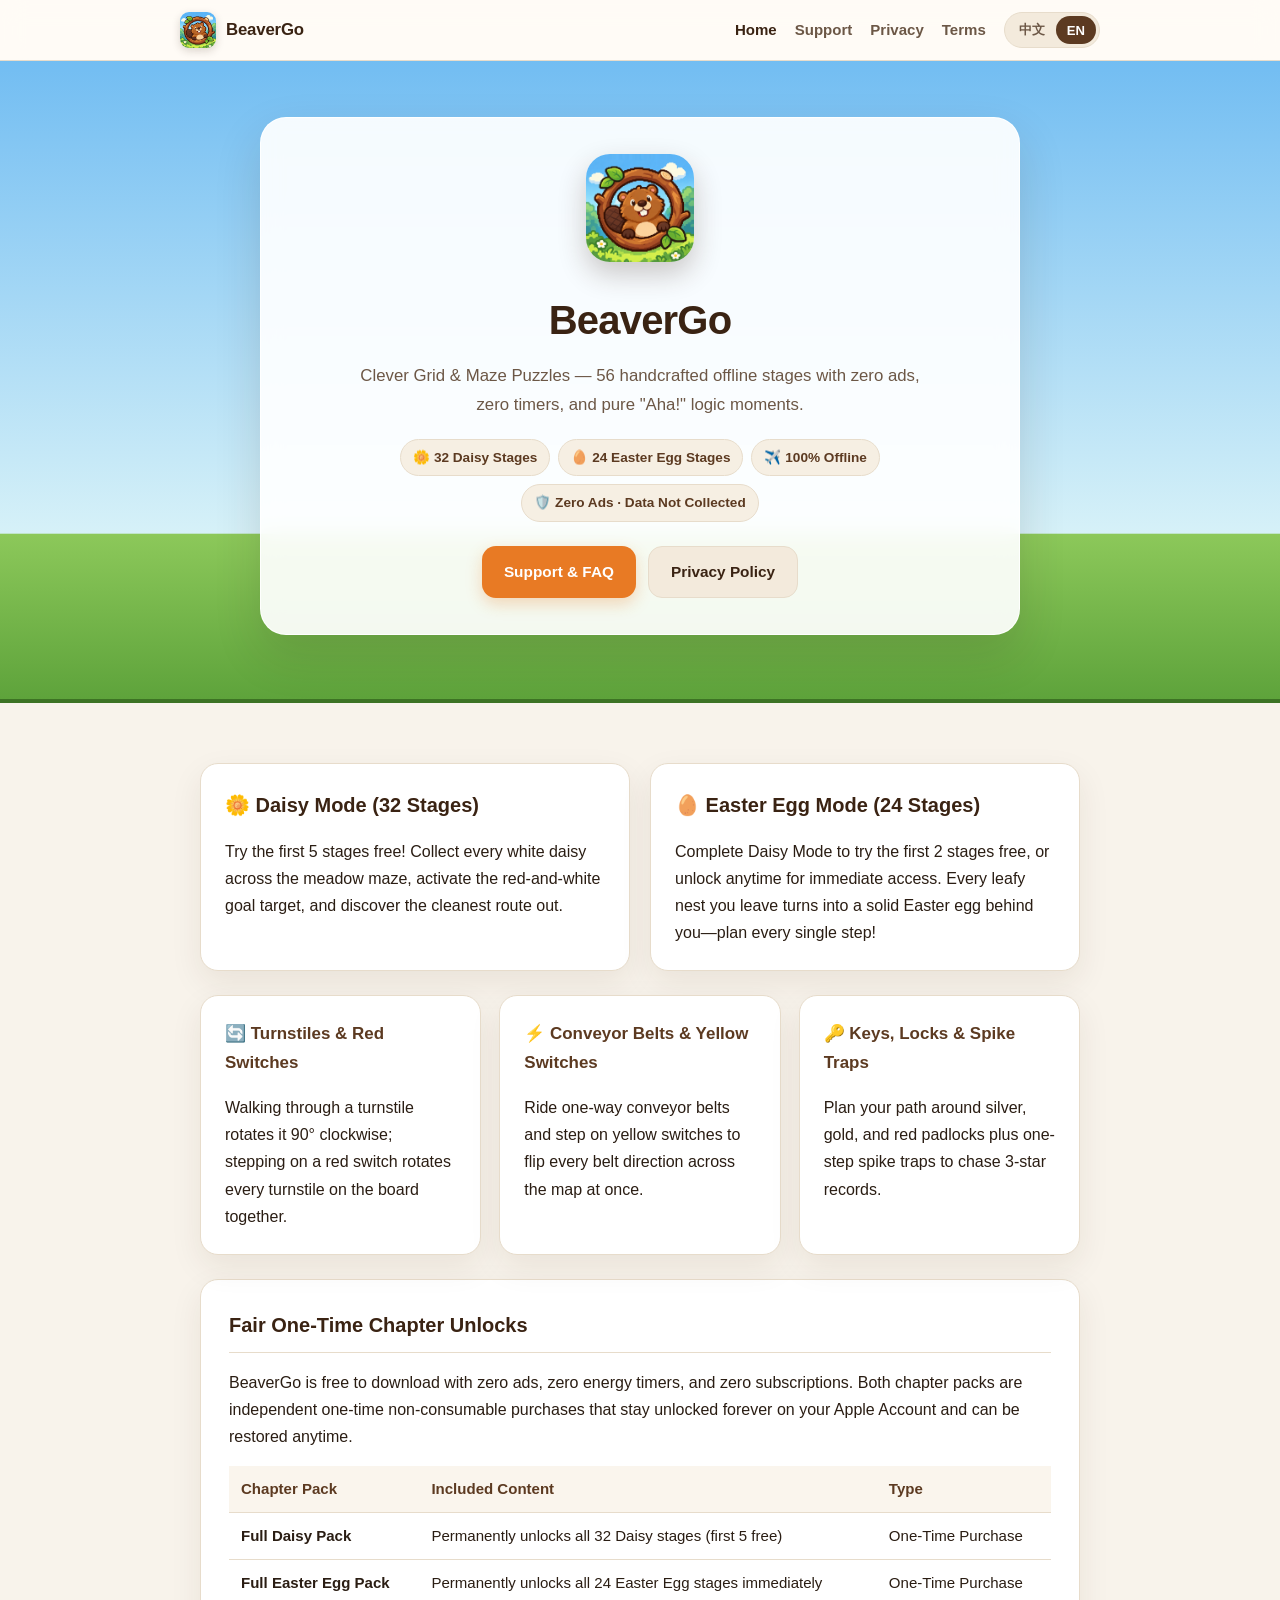
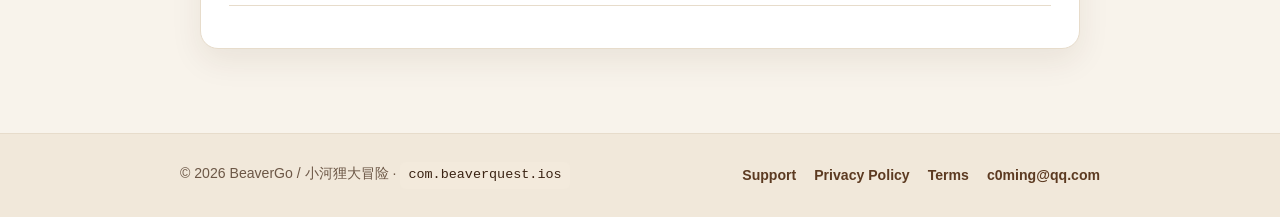
<file: index.html>
<!DOCTYPE html>
<html lang="zh-CN">
<head>
  <meta charset="UTF-8">
  <meta name="viewport" content="width=device-width, initial-scale=1.0">
  <title data-title-zh="小河狸大冒险 (BeaverGo) — 经典离线机关解谜游戏" data-title-en="BeaverGo — Clever Offline Grid &amp; Maze Puzzle Game">BeaverGo / 小河狸大冒险</title>
  <meta name="description" content="BeaverGo (小河狸大冒险) — 56 handcrafted offline mechanical maze puzzles for iPhone &amp; iPad. Zero ads, no subscriptions.">
  <link rel="icon" type="image/png" href="assets/icon.png">
  <link rel="stylesheet" href="styles.css">
  <script src="i18n.js"></script>
</head>
<body>
  <header class="site-header">
    <div class="nav-inner">
      <a class="brand" href="index.html">
        <img src="assets/icon.png" alt="BeaverGo App Icon">
        <span data-lang="zh">小河狸大冒险</span>
        <span data-lang="en">BeaverGo</span>
      </a>
      <nav class="nav-links" aria-label="Primary">
        <a class="active" href="index.html">
          <span data-lang="zh">首页</span>
          <span data-lang="en">Home</span>
        </a>
        <a href="support.html">
          <span data-lang="zh">技术支持</span>
          <span data-lang="en">Support</span>
        </a>
        <a href="privacy.html">
          <span data-lang="zh">隐私政策</span>
          <span data-lang="en">Privacy</span>
        </a>
        <a href="terms.html">
          <span data-lang="zh">使用条款</span>
          <span data-lang="en">Terms</span>
        </a>
        <div class="lang-switch" role="group" aria-label="Language">
          <button type="button" data-set-lang="zh">中文</button>
          <button type="button" data-set-lang="en">EN</button>
        </div>
      </nav>
    </div>
  </header>

  <section class="hero">
    <div class="hero-card">
      <img class="hero-icon" src="assets/icon.png" alt="BeaverGo">
      <h1 data-lang="zh">小河狸大冒险</h1>
      <h1 data-lang="en">BeaverGo</h1>
      <p class="subtitle" data-lang="zh">经典离线机关解谜与彩蛋迷宫 · 56 个手工打磨关卡，零广告、无订阅、纯粹动脑的顿悟时刻。</p>
      <p class="subtitle" data-lang="en">Clever Grid &amp; Maze Puzzles — 56 handcrafted offline stages with zero ads, zero timers, and pure "Aha!" logic moments.</p>
      <div class="badge-row">
        <span class="badge"><span data-lang="zh">🌼 32 关小雏菊篇</span><span data-lang="en">🌼 32 Daisy Stages</span></span>
        <span class="badge"><span data-lang="zh">🥚 24 关复活节彩蛋篇</span><span data-lang="en">🥚 24 Easter Egg Stages</span></span>
        <span class="badge"><span data-lang="zh">✈️ 100% 离线单机</span><span data-lang="en">✈️ 100% Offline</span></span>
        <span class="badge"><span data-lang="zh">🛡️ 零广告 · 不收集数据</span><span data-lang="en">🛡️ Zero Ads · Data Not Collected</span></span>
      </div>
      <div class="cta-row">
        <a class="btn btn-primary" href="support.html">
          <span data-lang="zh">查看帮助与常见问答</span>
          <span data-lang="en">Support &amp; FAQ</span>
        </a>
        <a class="btn btn-secondary" href="privacy.html">
          <span data-lang="zh">阅读隐私政策</span>
          <span data-lang="en">Privacy Policy</span>
        </a>
      </div>
    </div>
  </section>

  <main class="container">
    <div class="grid-2">
      <article class="card">
        <h2 data-lang="zh">🌼 小雏菊篇（32 关）</h2>
        <h2 data-lang="en">🌼 Daisy Mode (32 Stages)</h2>
        <p data-lang="zh">免费试玩前 5 关！收集草地迷宫中所有的白色小雏菊，点亮终点红白靶心即可顺利过关。难度层层递进，让你在旋转门、传送带与钥匙锁之间体会精妙的逻辑联动。</p>
        <p data-lang="en">Try the first 5 stages free! Collect every white daisy across the meadow maze, activate the red-and-white goal target, and discover the cleanest route out.</p>
      </article>

      <article class="card">
        <h2 data-lang="zh">🥚 复活节彩蛋篇（24 关）</h2>
        <h2 data-lang="en">🥚 Easter Egg Mode (24 Stages)</h2>
        <p data-lang="zh">通关小雏菊篇即可免费试玩前 2 关，也可直接买断抢先解锁。全新「下蛋封路」一笔画机制——每离开一个草窝都会留下一颗彩蛋并永久封住该格，步步都需要全局推演！</p>
        <p data-lang="en">Complete Daisy Mode to try the first 2 stages free, or unlock anytime for immediate access. Every leafy nest you leave turns into a solid Easter egg behind you—plan every single step!</p>
      </article>
    </div>

    <div class="grid-3">
      <article class="card">
        <h3 data-lang="zh">🔄 旋转红门与红色开关</h3>
        <h3 data-lang="en">🔄 Turnstiles &amp; Red Switches</h3>
        <p data-lang="zh">穿过旋转门使其自转 90°，踩下红色开关触发全场旋转门同步联动。</p>
        <p data-lang="en">Walking through a turnstile rotates it 90° clockwise; stepping on a red switch rotates every turnstile on the board together.</p>
      </article>

      <article class="card">
        <h3 data-lang="zh">⚡ 传送带与黄色开关</h3>
        <h3 data-lang="en">⚡ Conveyor Belts &amp; Yellow Switches</h3>
        <p data-lang="zh">利用单向传送带快速穿梭，踩下黄色开关瞬间反转全场传送带方向。</p>
        <p data-lang="en">Ride one-way conveyor belts and step on yellow switches to flip every belt direction across the map at once.</p>
      </article>

      <article class="card">
        <h3 data-lang="zh">🔑 三色钥匙锁与地刺陷阱</h3>
        <h3 data-lang="en">🔑 Keys, Locks &amp; Spike Traps</h3>
        <p data-lang="zh">规划银、金、红三色钥匙路线，避开触发后立起的地刺陷阱，冲击最少步数三星纪录。</p>
        <p data-lang="en">Plan your path around silver, gold, and red padlocks plus one-step spike traps to chase 3-star records.</p>
      </article>
    </div>

    <section class="doc-section">
      <h2 data-lang="zh">公平透明的一次性买断</h2>
      <h2 data-lang="en">Fair One-Time Chapter Unlocks</h2>
      <p data-lang="zh">《小河狸大冒险》免费下载，无任何广告、无体力限制、无自动续费订阅。两大章节为独立的一次性非消耗型内购，可按需选择解锁，永久有效，并支持同一 Apple 账户在更换设备或重装后随时免费恢复购买。</p>
      <p data-lang="en">BeaverGo is free to download with zero ads, zero energy timers, and zero subscriptions. Both chapter packs are independent one-time non-consumable purchases that stay unlocked forever on your Apple Account and can be restored anytime.</p>
      <table class="info-table">
        <thead>
          <tr>
            <th><span data-lang="zh">章节商品</span><span data-lang="en">Chapter Pack</span></th>
            <th><span data-lang="zh">包含内容</span><span data-lang="en">Included Content</span></th>
            <th><span data-lang="zh">类型</span><span data-lang="en">Type</span></th>
          </tr>
        </thead>
        <tbody>
          <tr>
            <td><strong data-lang="zh">小雏菊篇完整版</strong><strong data-lang="en">Full Daisy Pack</strong></td>
            <td><span data-lang="zh">永久解锁全部 32 关小雏菊篇（前 5 关免费试玩）</span><span data-lang="en">Permanently unlocks all 32 Daisy stages (first 5 free)</span></td>
            <td><span data-lang="zh">一次买断 · 永久有效</span><span data-lang="en">One-Time Purchase</span></td>
          </tr>
          <tr>
            <td><strong data-lang="zh">彩蛋篇完整版</strong><strong data-lang="en">Full Easter Egg Pack</strong></td>
            <td><span data-lang="zh">永久解锁全部 24 关复活节彩蛋篇（无需等待立即开玩）</span><span data-lang="en">Permanently unlocks all 24 Easter Egg stages immediately</span></td>
            <td><span data-lang="zh">一次买断 · 永久有效</span><span data-lang="en">One-Time Purchase</span></td>
          </tr>
        </tbody>
      </table>
    </section>
  </main>

  <footer class="site-footer">
    <div class="footer-inner">
      <div>
        <span>© 2026 BeaverGo / 小河狸大冒险</span> ·
        <span class="meta-pill">com.beaverquest.ios</span>
      </div>
      <div class="footer-links">
        <a href="support.html"><span data-lang="zh">技术支持</span><span data-lang="en">Support</span></a>
        <a href="privacy.html"><span data-lang="zh">隐私政策</span><span data-lang="en">Privacy Policy</span></a>
        <a href="terms.html"><span data-lang="zh">使用条款</span><span data-lang="en">Terms</span></a>
        <a href="mailto:c0ming@qq.com">c0ming@qq.com</a>
      </div>
    </div>
  </footer>
</body>
</html>
</file>
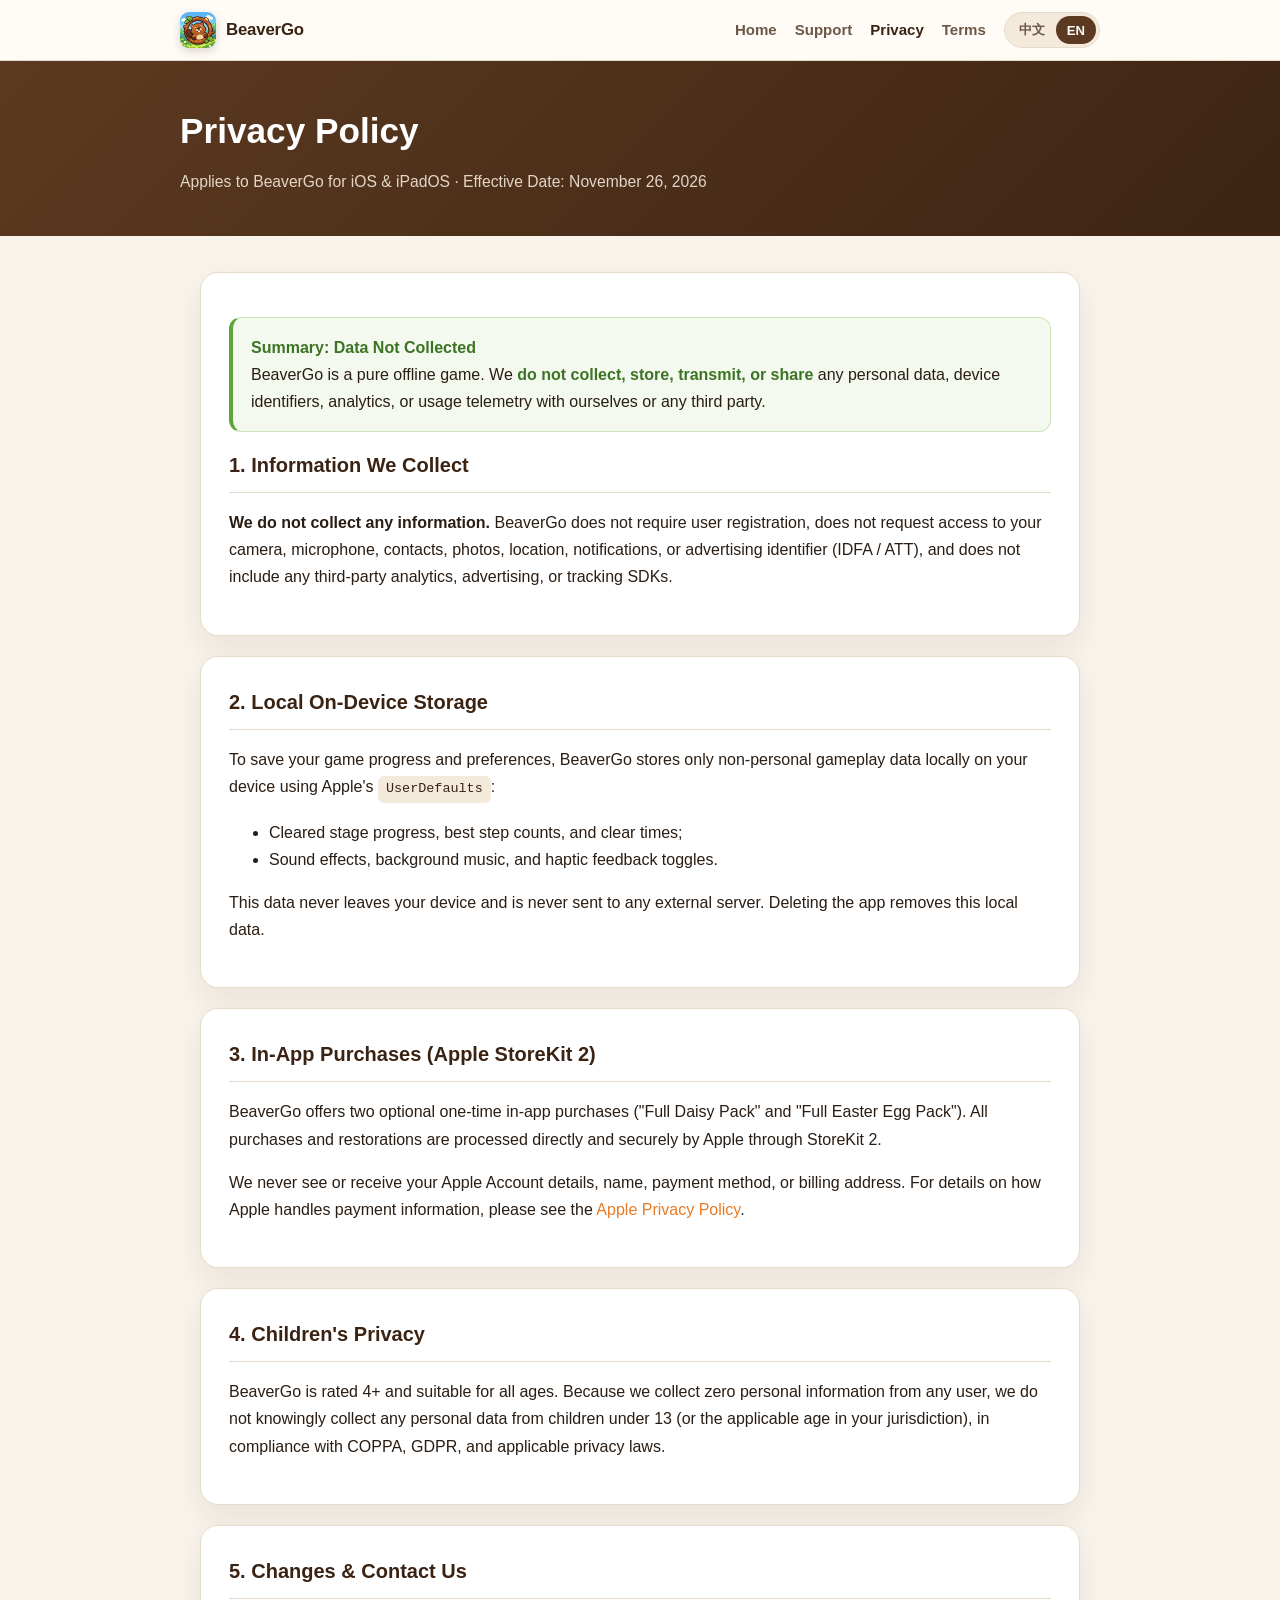
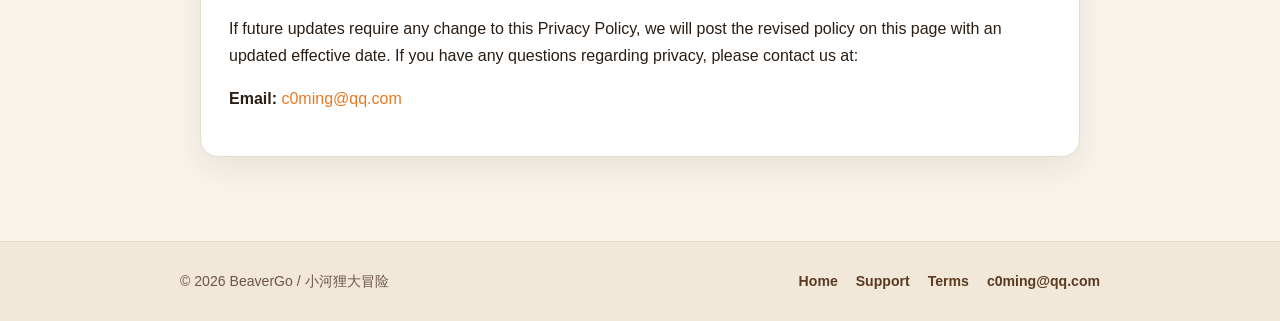
<file: privacy.html>
<!DOCTYPE html>
<html lang="zh-CN">
<head>
  <meta charset="UTF-8">
  <meta name="viewport" content="width=device-width, initial-scale=1.0">
  <title data-title-zh="隐私政策 — 小河狸大冒险 (BeaverGo)" data-title-en="Privacy Policy — BeaverGo">Privacy Policy / 隐私政策 — BeaverGo</title>
  <meta name="description" content="Privacy Policy for BeaverGo (小河狸大冒险). BeaverGo does not collect, track, or share any personal data.">
  <link rel="icon" type="image/png" href="assets/icon.png">
  <link rel="stylesheet" href="styles.css">
  <script src="i18n.js"></script>
</head>
<body>
  <header class="site-header">
    <div class="nav-inner">
      <a class="brand" href="index.html">
        <img src="assets/icon.png" alt="BeaverGo App Icon">
        <span data-lang="zh">小河狸大冒险</span>
        <span data-lang="en">BeaverGo</span>
      </a>
      <nav class="nav-links" aria-label="Primary">
        <a href="index.html"><span data-lang="zh">首页</span><span data-lang="en">Home</span></a>
        <a href="support.html"><span data-lang="zh">技术支持</span><span data-lang="en">Support</span></a>
        <a class="active" href="privacy.html"><span data-lang="zh">隐私政策</span><span data-lang="en">Privacy</span></a>
        <a href="terms.html"><span data-lang="zh">使用条款</span><span data-lang="en">Terms</span></a>
        <div class="lang-switch" role="group" aria-label="Language">
          <button type="button" data-set-lang="zh">中文</button>
          <button type="button" data-set-lang="en">EN</button>
        </div>
      </nav>
    </div>
  </header>

  <section class="page-title-band">
    <div class="page-title-inner">
      <h1 data-lang="zh">隐私政策</h1>
      <h1 data-lang="en">Privacy Policy</h1>
      <p data-lang="zh">适用于《小河狸大冒险》(BeaverGo) iOS / iPadOS 应用 · 生效日期：2026 年 11 月 26 日</p>
      <p data-lang="en">Applies to BeaverGo for iOS &amp; iPadOS · Effective Date: November 26, 2026</p>
    </div>
  </section>

  <main class="container">
    <section class="doc-section">
      <div class="highlight-box">
        <p style="margin:0;" data-lang="zh"><strong>核心承诺：不收集任何数据（Data Not Collected）</strong><br>《小河狸大冒险》(BeaverGo) 是一款纯粹的离线单机游戏。我们<strong>不收集、不存储、不传输、也不向任何第三方共享</strong>你的任何个人身份信息、设备标识符或使用行为数据。</p>
        <p style="margin:0;" data-lang="en"><strong>Summary: Data Not Collected</strong><br>BeaverGo is a pure offline game. We <strong>do not collect, store, transmit, or share</strong> any personal data, device identifiers, analytics, or usage telemetry with ourselves or any third party.</p>
      </div>

      <h2 data-lang="zh">一、我们收集哪些信息？</h2>
      <h2 data-lang="en">1. Information We Collect</h2>
      <p data-lang="zh"><strong>我们不收集任何信息。</strong>本应用无需注册账号，不请求相机、麦克风、通讯录、照片库、定位、通知或广告追踪（IDFA / ATT）权限，也不集成任何第三方统计 SDK、广告 SDK 或社交 SDK。</p>
      <p data-lang="en"><strong>We do not collect any information.</strong> BeaverGo does not require user registration, does not request access to your camera, microphone, contacts, photos, location, notifications, or advertising identifier (IDFA / ATT), and does not include any third-party analytics, advertising, or tracking SDKs.</p>
    </section>

    <section class="doc-section">
      <h2 data-lang="zh">二、本地设备存储</h2>
      <h2 data-lang="en">2. Local On-Device Storage</h2>
      <p data-lang="zh">为保证游戏正常运行，应用仅在你的本机系统存储空间（Apple <span class="meta-pill">UserDefaults</span>）中保存以下非个人游戏偏好数据：</p>
      <p data-lang="en">To save your game progress and preferences, BeaverGo stores only non-personal gameplay data locally on your device using Apple's <span class="meta-pill">UserDefaults</span>:</p>
      <ul>
        <li><span data-lang="zh">已通关关卡进度、历史最佳步数与通关用时；</span><span data-lang="en">Cleared stage progress, best step counts, and clear times;</span></li>
        <li><span data-lang="zh">音效、背景音乐与触感反馈开关设置。</span><span data-lang="en">Sound effects, background music, and haptic feedback toggles.</span></li>
      </ul>
      <p data-lang="zh">这些数据仅保留在你的设备本地，绝不会上传到开发者服务器；卸载应用即可将其一并清除。</p>
      <p data-lang="en">This data never leaves your device and is never sent to any external server. Deleting the app removes this local data.</p>
    </section>

    <section class="doc-section">
      <h2 data-lang="zh">三、App 内购买（StoreKit 2）</h2>
      <h2 data-lang="en">3. In-App Purchases (Apple StoreKit 2)</h2>
      <p data-lang="zh">本应用提供「小雏菊篇完整版」与「彩蛋篇完整版」两项一次性买断内购，交易与「恢复购买」流程完全通过 Apple 官方 StoreKit 2 框架在本地与 Apple 服务器之间安全完成。</p>
      <p data-lang="en">BeaverGo offers two optional one-time in-app purchases ("Full Daisy Pack" and "Full Easter Egg Pack"). All purchases and restorations are processed directly and securely by Apple through StoreKit 2.</p>
      <p data-lang="zh">开发者无法获取你的 Apple 账户信息、姓名、银行卡或账单地址。有关 Apple 如何处理交易数据，请参阅 <a href="https://www.apple.com/legal/privacy/" target="_blank" rel="noopener">Apple 隐私政策</a>。</p>
      <p data-lang="en">We never see or receive your Apple Account details, name, payment method, or billing address. For details on how Apple handles payment information, please see the <a href="https://www.apple.com/legal/privacy/" target="_blank" rel="noopener">Apple Privacy Policy</a>.</p>
    </section>

    <section class="doc-section">
      <h2 data-lang="zh">四、儿童隐私保护</h2>
      <h2 data-lang="en">4. Children's Privacy</h2>
      <p data-lang="zh">《小河狸大冒险》年龄分级为 4+，适合全年龄段玩家。由于我们不收集任何用户的个人数据，因此同样不会收集儿童的任何个人信息，符合 COPPA、GDPR 及相关儿童隐私保护法规要求。</p>
      <p data-lang="en">BeaverGo is rated 4+ and suitable for all ages. Because we collect zero personal information from any user, we do not knowingly collect any personal data from children under 13 (or the applicable age in your jurisdiction), in compliance with COPPA, GDPR, and applicable privacy laws.</p>
    </section>

    <section class="doc-section">
      <h2 data-lang="zh">五、隐私政策更新与联系方式</h2>
      <h2 data-lang="en">5. Changes &amp; Contact Us</h2>
      <p data-lang="zh">如果未来版本的功能变动涉及本隐私政策调整，我们将在此页面更新内容并注明新的生效日期。如果你对本隐私政策有任何疑问，请联系：</p>
      <p data-lang="en">If future updates require any change to this Privacy Policy, we will post the revised policy on this page with an updated effective date. If you have any questions regarding privacy, please contact us at:</p>
      <p>
        <strong data-lang="zh">电子邮箱：</strong><strong data-lang="en">Email: </strong>
        <a href="mailto:c0ming@qq.com">c0ming@qq.com</a>
      </p>
    </section>
  </main>

  <footer class="site-footer">
    <div class="footer-inner">
      <div>© 2026 BeaverGo / 小河狸大冒险</div>
      <div class="footer-links">
        <a href="index.html"><span data-lang="zh">首页</span><span data-lang="en">Home</span></a>
        <a href="support.html"><span data-lang="zh">技术支持</span><span data-lang="en">Support</span></a>
        <a href="terms.html"><span data-lang="zh">使用条款</span><span data-lang="en">Terms</span></a>
        <a href="mailto:c0ming@qq.com">c0ming@qq.com</a>
      </div>
    </div>
  </footer>
</body>
</html>
</file>
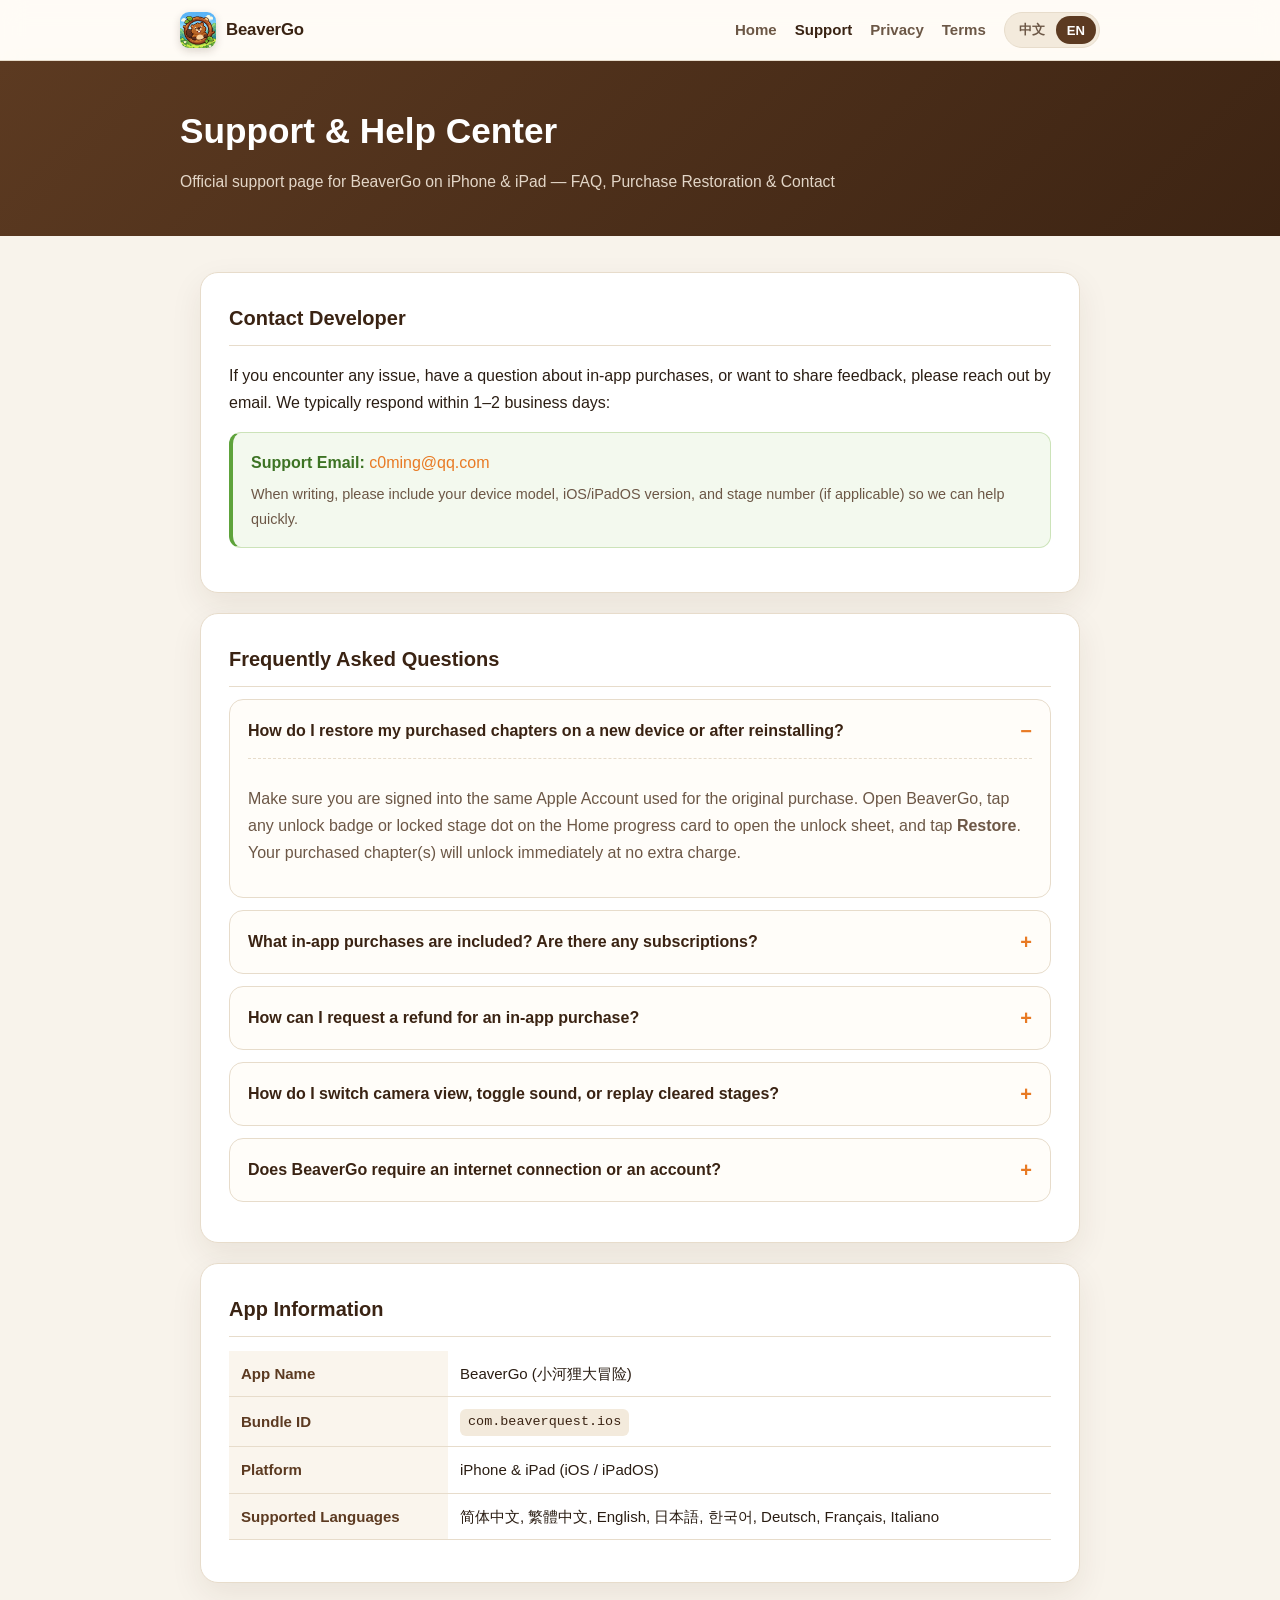
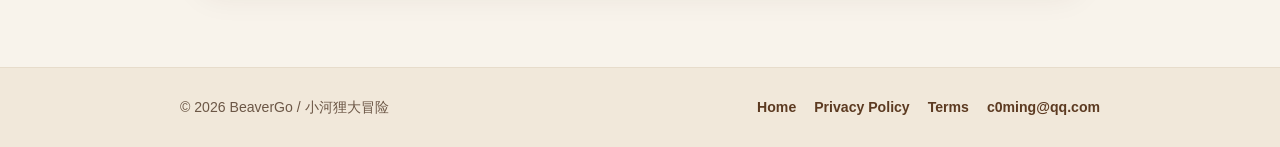
<file: support.html>
<!DOCTYPE html>
<html lang="zh-CN">
<head>
  <meta charset="UTF-8">
  <meta name="viewport" content="width=device-width, initial-scale=1.0">
  <title data-title-zh="技术支持 — 小河狸大冒险 (BeaverGo)" data-title-en="Support — BeaverGo">Support / 技术支持 — BeaverGo</title>
  <meta name="description" content="Official support, FAQ, in-app purchase restore guide, and contact information for BeaverGo (小河狸大冒险).">
  <link rel="icon" type="image/png" href="assets/icon.png">
  <link rel="stylesheet" href="styles.css">
  <script src="i18n.js"></script>
</head>
<body>
  <header class="site-header">
    <div class="nav-inner">
      <a class="brand" href="index.html">
        <img src="assets/icon.png" alt="BeaverGo App Icon">
        <span data-lang="zh">小河狸大冒险</span>
        <span data-lang="en">BeaverGo</span>
      </a>
      <nav class="nav-links" aria-label="Primary">
        <a href="index.html"><span data-lang="zh">首页</span><span data-lang="en">Home</span></a>
        <a class="active" href="support.html"><span data-lang="zh">技术支持</span><span data-lang="en">Support</span></a>
        <a href="privacy.html"><span data-lang="zh">隐私政策</span><span data-lang="en">Privacy</span></a>
        <a href="terms.html"><span data-lang="zh">使用条款</span><span data-lang="en">Terms</span></a>
        <div class="lang-switch" role="group" aria-label="Language">
          <button type="button" data-set-lang="zh">中文</button>
          <button type="button" data-set-lang="en">EN</button>
        </div>
      </nav>
    </div>
  </header>

  <section class="page-title-band">
    <div class="page-title-inner">
      <h1 data-lang="zh">技术支持与帮助中心</h1>
      <h1 data-lang="en">Support &amp; Help Center</h1>
      <p data-lang="zh">《小河狸大冒险》(BeaverGo) iOS 版官方支持页面 · 常见问题、内购恢复与联系我们</p>
      <p data-lang="en">Official support page for BeaverGo on iPhone &amp; iPad — FAQ, Purchase Restoration &amp; Contact</p>
    </div>
  </section>

  <main class="container">
    <section class="doc-section">
      <h2 data-lang="zh">联系开发者</h2>
      <h2 data-lang="en">Contact Developer</h2>
      <p data-lang="zh">如果你在游玩过程中遇到任何问题、关卡反馈、内购疑问或功能建议，欢迎随时通过邮件联系我们，我们通常会在 1–2 个工作日内回复：</p>
      <p data-lang="en">If you encounter any issue, have a question about in-app purchases, or want to share feedback, please reach out by email. We typically respond within 1–2 business days:</p>
      <div class="highlight-box">
        <p style="margin:0;">
          <strong data-lang="zh">支持邮箱：</strong><strong data-lang="en">Support Email: </strong>
          <a href="mailto:c0ming@qq.com">c0ming@qq.com</a>
        </p>
        <p style="margin:6px 0 0; font-size:0.9rem; color:var(--muted);">
          <span data-lang="zh">发送邮件时，建议附上你的设备型号、iOS 系统版本以及遇到问题的关卡编号，便于我们快速定位。</span>
          <span data-lang="en">When writing, please include your device model, iOS/iPadOS version, and stage number (if applicable) so we can help quickly.</span>
        </p>
      </div>
    </section>

    <section class="doc-section">
      <h2 data-lang="zh">常见问题（FAQ）</h2>
      <h2 data-lang="en">Frequently Asked Questions</h2>

      <details class="faq-item" open>
        <summary>
          <span data-lang="zh">换了新手机或卸载重装后，如何恢复已购买的章节？</span>
          <span data-lang="en">How do I restore my purchased chapters on a new device or after reinstalling?</span>
        </summary>
        <div class="faq-body">
          <p data-lang="zh">请确保你的设备登录了购买时使用的同一个 Apple 账户。打开《小河狸大冒险》首页，点击进度卡片上的任意解锁标签或锁定关卡圆点弹出解锁窗口，然后点击底部的<strong>「恢复购买」</strong>按钮即可立即恢复你已买断的章节，不会产生任何重复扣费。</p>
          <p data-lang="en">Make sure you are signed into the same Apple Account used for the original purchase. Open BeaverGo, tap any unlock badge or locked stage dot on the Home progress card to open the unlock sheet, and tap <strong>Restore</strong>. Your purchased chapter(s) will unlock immediately at no extra charge.</p>
        </div>
      </details>

      <details class="faq-item">
        <summary>
          <span data-lang="zh">游戏内包含哪些内购项目？是订阅制吗？</span>
          <span data-lang="en">What in-app purchases are included? Are there any subscriptions?</span>
        </summary>
        <div class="faq-body">
          <p data-lang="zh">没有订阅，也没有任何广告。游戏提供 2 个完全独立的一次性买断（Non-Consumable）章节包：</p>
          <p data-lang="en">There are no subscriptions and no ads. BeaverGo offers two independent one-time (non-consumable) chapter packs:</p>
          <ul>
            <li><span data-lang="zh"><strong>小雏菊篇完整版</strong>（<span class="meta-pill">com.beaverquest.ios.daisy_pack</span>）：免费试玩前 5 关，买断后永久解锁全部 32 关。</span><span data-lang="en"><strong>Full Daisy Pack</strong> (<span class="meta-pill">com.beaverquest.ios.daisy_pack</span>): First 5 stages are free; one-time purchase permanently unlocks all 32 Daisy stages.</span></li>
            <li><span data-lang="zh"><strong>彩蛋篇完整版</strong>（<span class="meta-pill">com.beaverquest.ios.egg_pack</span>）：通关全部 32 关小雏菊篇后可免费试玩前 2 关，或随时直接买断立即解锁全部 24 关复活节彩蛋篇。</span><span data-lang="en"><strong>Full Easter Egg Pack</strong> (<span class="meta-pill">com.beaverquest.ios.egg_pack</span>): Clearing all 32 Daisy stages unlocks the first 2 Egg stages free, or you can purchase anytime for immediate access to all 24 Easter Egg stages.</span></li>
          </ul>
          <p data-lang="zh">注：两个章节包均不支持家人共享，仅限购买者的 Apple 账户使用。</p>
          <p data-lang="en">Note: Family Sharing is not enabled for these packs; unlocks are tied to the purchasing Apple Account.</p>
        </div>
      </details>

      <details class="faq-item">
        <summary>
          <span data-lang="zh">如何申请内购退款？</span>
          <span data-lang="en">How can I request a refund for an in-app purchase?</span>
        </summary>
        <div class="faq-body">
          <p data-lang="zh">所有付款与退款均由 Apple App Store 统一处理。你可以访问 Apple 官方退款入口 <a href="https://reportaproblem.apple.com" target="_blank" rel="noopener">reportaproblem.apple.com</a>，使用你的 Apple 账户登录后选择对应订单提交退款申请。</p>
          <p data-lang="en">All billing and refunds are handled directly by Apple. Visit <a href="https://reportaproblem.apple.com" target="_blank" rel="noopener">reportaproblem.apple.com</a>, sign in with your Apple Account, and follow the prompts to request a refund.</p>
        </div>
      </details>

      <details class="faq-item">
        <summary>
          <span data-lang="zh">如何切换视角、开关声音或重玩已通关的关卡？</span>
          <span data-lang="en">How do I switch camera view, toggle sound, or replay cleared stages?</span>
        </summary>
        <div class="faq-body">
          <ul>
            <li><span data-lang="zh"><strong>切换视野</strong>：在游戏页面右下角点击「标准视野 / 广角视野」按钮，可在近景沉浸与纵览全局之间随时切换。</span><span data-lang="en"><strong>Camera View</strong>: Tap the "Standard View / Wide View" button in the bottom-right control panel to switch between close-up and full-board view.</span></li>
            <li><span data-lang="zh"><strong>音效与触感</strong>：点击首页右上角或游戏顶部栏的喇叭图标即可快速静音或开启声音。</span><span data-lang="en"><strong>Audio &amp; Haptics</strong>: Tap the speaker icon in the top-right corner of the Home or Game screen.</span></li>
            <li><span data-lang="zh"><strong>重玩已过关卡</strong>：在首页进度卡片中，直接点击任意已点亮的金色关卡圆点即可重温并冲击更少步数纪录。</span><span data-lang="en"><strong>Replay Cleared Stages</strong>: Tap any filled stage dot on the Home progress card to replay and beat your best move count.</span></li>
          </ul>
        </div>
      </details>

      <details class="faq-item">
        <summary>
          <span data-lang="zh">需要联网或注册账号才能玩吗？</span>
          <span data-lang="en">Does BeaverGo require an internet connection or an account?</span>
        </summary>
        <div class="faq-body">
          <p data-lang="zh">不需要！游戏本身 100% 离线运行，无需登录或注册账号，所有关卡进度与最佳纪录均保存在本地设备中。仅在进行内购购买或恢复购买时需要联网连接 Apple App Store。</p>
          <p data-lang="en">No! BeaverGo plays 100% offline with no login or account required. All stage progress and best records are stored locally on your device. An internet connection is only needed when purchasing or restoring an in-app chapter pack via Apple's App Store.</p>
        </div>
      </details>
    </section>

    <section class="doc-section">
      <h2 data-lang="zh">应用信息</h2>
      <h2 data-lang="en">App Information</h2>
      <table class="info-table">
        <tbody>
          <tr>
            <th><span data-lang="zh">应用名称</span><span data-lang="en">App Name</span></th>
            <td><span data-lang="zh">小河狸大冒险 (BeaverGo)</span><span data-lang="en">BeaverGo (小河狸大冒险)</span></td>
          </tr>
          <tr>
            <th>Bundle ID</th>
            <td><span class="meta-pill">com.beaverquest.ios</span></td>
          </tr>
          <tr>
            <th><span data-lang="zh">支持平台</span><span data-lang="en">Platform</span></th>
            <td>iPhone &amp; iPad (iOS / iPadOS)</td>
          </tr>
          <tr>
            <th><span data-lang="zh">支持语言</span><span data-lang="en">Supported Languages</span></th>
            <td>简体中文, 繁體中文, English, 日本語, 한국어, Deutsch, Français, Italiano</td>
          </tr>
        </tbody>
      </table>
    </section>
  </main>

  <footer class="site-footer">
    <div class="footer-inner">
      <div>© 2026 BeaverGo / 小河狸大冒险</div>
      <div class="footer-links">
        <a href="index.html"><span data-lang="zh">首页</span><span data-lang="en">Home</span></a>
        <a href="privacy.html"><span data-lang="zh">隐私政策</span><span data-lang="en">Privacy Policy</span></a>
        <a href="terms.html"><span data-lang="zh">使用条款</span><span data-lang="en">Terms</span></a>
        <a href="mailto:c0ming@qq.com">c0ming@qq.com</a>
      </div>
    </div>
  </footer>
</body>
</html>
</file>
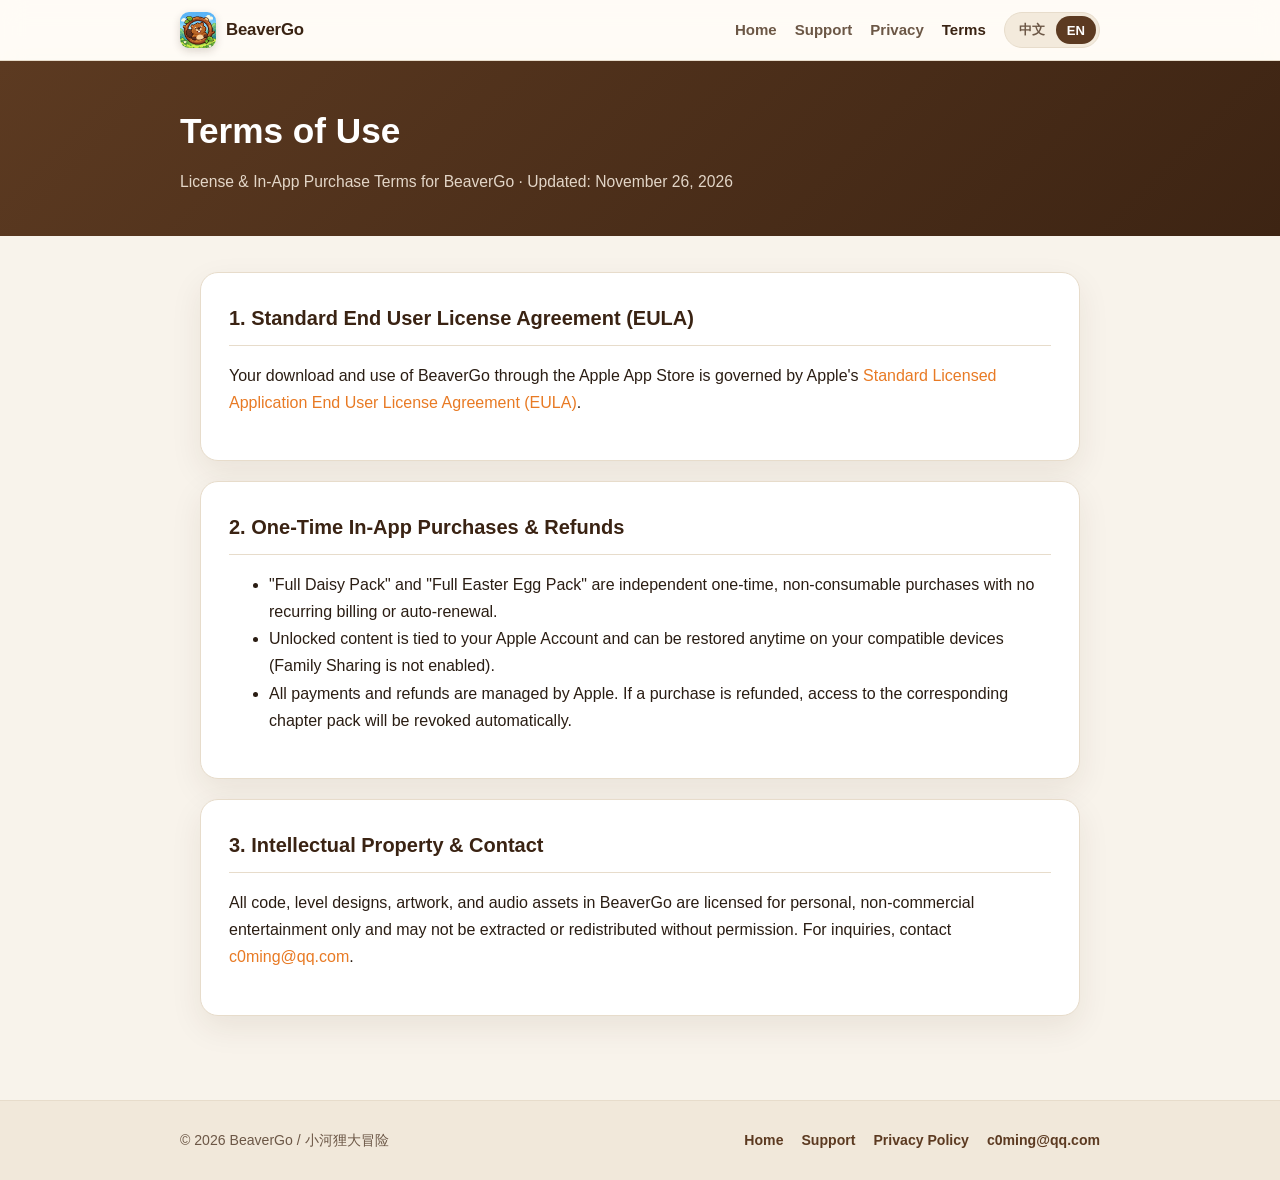
<file: terms.html>
<!DOCTYPE html>
<html lang="zh-CN">
<head>
  <meta charset="UTF-8">
  <meta name="viewport" content="width=device-width, initial-scale=1.0">
  <title data-title-zh="使用条款 — 小河狸大冒险 (BeaverGo)" data-title-en="Terms of Use — BeaverGo">Terms of Use / 使用条款 — BeaverGo</title>
  <meta name="description" content="Terms of Use and End User License Agreement information for BeaverGo (小河狸大冒险).">
  <link rel="icon" type="image/png" href="assets/icon.png">
  <link rel="stylesheet" href="styles.css">
  <script src="i18n.js"></script>
</head>
<body>
  <header class="site-header">
    <div class="nav-inner">
      <a class="brand" href="index.html">
        <img src="assets/icon.png" alt="BeaverGo App Icon">
        <span data-lang="zh">小河狸大冒险</span>
        <span data-lang="en">BeaverGo</span>
      </a>
      <nav class="nav-links" aria-label="Primary">
        <a href="index.html"><span data-lang="zh">首页</span><span data-lang="en">Home</span></a>
        <a href="support.html"><span data-lang="zh">技术支持</span><span data-lang="en">Support</span></a>
        <a href="privacy.html"><span data-lang="zh">隐私政策</span><span data-lang="en">Privacy</span></a>
        <a class="active" href="terms.html"><span data-lang="zh">使用条款</span><span data-lang="en">Terms</span></a>
        <div class="lang-switch" role="group" aria-label="Language">
          <button type="button" data-set-lang="zh">中文</button>
          <button type="button" data-set-lang="en">EN</button>
        </div>
      </nav>
    </div>
  </header>

  <section class="page-title-band">
    <div class="page-title-inner">
      <h1 data-lang="zh">使用条款</h1>
      <h1 data-lang="en">Terms of Use</h1>
      <p data-lang="zh">《小河狸大冒险》(BeaverGo) 许可协议与内购说明 · 更新日期：2026 年 11 月 26 日</p>
      <p data-lang="en">License &amp; In-App Purchase Terms for BeaverGo · Updated: November 26, 2026</p>
    </div>
  </section>

  <main class="container">
    <section class="doc-section">
      <h2 data-lang="zh">一、标准最终用户许可协议（EULA）</h2>
      <h2 data-lang="en">1. Standard End User License Agreement (EULA)</h2>
      <p data-lang="zh">通过 Apple App Store 下载与使用《小河狸大冒险》(BeaverGo)，即表示你同意受 <a href="https://www.apple.com/legal/internet-services/itunes/dev/stdeula/" target="_blank" rel="noopener">Apple 标准许可应用程序最终用户许可协议（Standard EULA）</a> 约束。</p>
      <p data-lang="en">Your download and use of BeaverGo through the Apple App Store is governed by Apple's <a href="https://www.apple.com/legal/internet-services/itunes/dev/stdeula/" target="_blank" rel="noopener">Standard Licensed Application End User License Agreement (EULA)</a>.</p>
    </section>

    <section class="doc-section">
      <h2 data-lang="zh">二、一次性内购与退款说明</h2>
      <h2 data-lang="en">2. One-Time In-App Purchases &amp; Refunds</h2>
      <ul>
        <li><span data-lang="zh">「小雏菊篇完整版」与「彩蛋篇完整版」均为一次性非消耗型买断商品，无自动续费或周期性扣款。</span><span data-lang="en">"Full Daisy Pack" and "Full Easter Egg Pack" are independent one-time, non-consumable purchases with no recurring billing or auto-renewal.</span></li>
        <li><span data-lang="zh">购买后权益与你的 Apple 账户绑定，可在你本人的兼容 Apple 设备上随时免费恢复购买（不支持家人共享）。</span><span data-lang="en">Unlocked content is tied to your Apple Account and can be restored anytime on your compatible devices (Family Sharing is not enabled).</span></li>
        <li><span data-lang="zh">所有交易结算与退款均由 Apple 负责；如发生退款，对应章节的解锁权限将自动收回。</span><span data-lang="en">All payments and refunds are managed by Apple. If a purchase is refunded, access to the corresponding chapter pack will be revoked automatically.</span></li>
      </ul>
    </section>

    <section class="doc-section">
      <h2 data-lang="zh">三、知识产权与联系我们</h2>
      <h2 data-lang="en">3. Intellectual Property &amp; Contact</h2>
      <p data-lang="zh">本应用内的程序代码、关卡设计、美术素材与音频内容仅限个人非商业娱乐使用，未经许可不得擅自提取、再分发或用于商业用途。如有任何疑问，请联系 <a href="mailto:c0ming@qq.com">c0ming@qq.com</a>。</p>
      <p data-lang="en">All code, level designs, artwork, and audio assets in BeaverGo are licensed for personal, non-commercial entertainment only and may not be extracted or redistributed without permission. For inquiries, contact <a href="mailto:c0ming@qq.com">c0ming@qq.com</a>.</p>
    </section>
  </main>

  <footer class="site-footer">
    <div class="footer-inner">
      <div>© 2026 BeaverGo / 小河狸大冒险</div>
      <div class="footer-links">
        <a href="index.html"><span data-lang="zh">首页</span><span data-lang="en">Home</span></a>
        <a href="support.html"><span data-lang="zh">技术支持</span><span data-lang="en">Support</span></a>
        <a href="privacy.html"><span data-lang="zh">隐私政策</span><span data-lang="en">Privacy Policy</span></a>
        <a href="mailto:c0ming@qq.com">c0ming@qq.com</a>
      </div>
    </div>
  </footer>
</body>
</html>
</file>
<file: styles.css>
:root {
  --sky-top: #72bdf2;
  --sky-bottom: #d6f1f8;
  --grass: #5ea33b;
  --grass-deep: #3d7324;
  --wood: #5c3a21;
  --wood-dark: #3a2313;
  --soil-bg: #f8f3eb;
  --card-bg: #ffffff;
  --text: #2a1d13;
  --muted: #6c5746;
  --accent: #e87a24;
  --accent-hover: #cf6716;
  --border: #e7dccb;
  --radius: 18px;
  --shadow: 0 12px 32px rgba(58, 35, 19, 0.08);
}

* {
  box-sizing: border-box;
}

html {
  scroll-behavior: smooth;
}

body {
  margin: 0;
  font-family: -apple-system, BlinkMacSystemFont, "SF Pro Text", "PingFang SC", "Helvetica Neue", Arial, sans-serif;
  color: var(--text);
  background: var(--soil-bg);
  line-height: 1.7;
  -webkit-font-smoothing: antialiased;
}

a {
  color: var(--accent);
  text-decoration: none;
}

a:hover {
  text-decoration: underline;
}

/* Header / Navigation */
.site-header {
  position: sticky;
  top: 0;
  z-index: 20;
  background: rgba(255, 252, 247, 0.92);
  backdrop-filter: blur(12px);
  -webkit-backdrop-filter: blur(12px);
  border-bottom: 1px solid var(--border);
}

.nav-inner {
  max-width: 960px;
  margin: 0 auto;
  padding: 12px 20px;
  display: flex;
  align-items: center;
  justify-content: space-between;
  gap: 16px;
  flex-wrap: wrap;
}

.brand {
  display: flex;
  align-items: center;
  gap: 10px;
  color: var(--wood-dark);
  font-weight: 800;
  font-size: 1.05rem;
  letter-spacing: -0.01em;
}

.brand:hover {
  text-decoration: none;
}

.brand img {
  width: 36px;
  height: 36px;
  border-radius: 9px;
  box-shadow: 0 3px 8px rgba(58, 35, 19, 0.18);
}

.nav-links {
  display: flex;
  align-items: center;
  gap: 18px;
  flex-wrap: wrap;
}

.nav-links a {
  color: var(--muted);
  font-weight: 600;
  font-size: 0.94rem;
}

.nav-links a.active,
.nav-links a:hover {
  color: var(--wood-dark);
  text-decoration: none;
}

.lang-switch {
  display: inline-flex;
  border: 1px solid var(--border);
  border-radius: 999px;
  padding: 3px;
  background: #f3eadc;
}

.lang-switch button {
  border: 0;
  background: transparent;
  color: var(--muted);
  font-weight: 700;
  font-size: 0.82rem;
  padding: 5px 11px;
  border-radius: 999px;
  cursor: pointer;
  transition: all 0.15s ease;
}

.lang-switch button.active {
  background: var(--wood);
  color: #fff;
}

/* Hero */
.hero {
  background: linear-gradient(180deg, var(--sky-top) 0%, var(--sky-bottom) 74%, #8cc85a 74.2%, #5ea33b 100%);
  padding: 56px 20px 64px;
  text-align: center;
  border-bottom: 4px solid var(--grass-deep);
}

.hero-card {
  max-width: 760px;
  margin: 0 auto;
  background: rgba(255, 255, 255, 0.92);
  backdrop-filter: blur(10px);
  border-radius: 26px;
  padding: 36px 28px;
  box-shadow: 0 20px 48px rgba(42, 29, 19, 0.14);
  border: 1px solid rgba(255, 255, 255, 0.9);
}

.hero-icon {
  width: 108px;
  height: 108px;
  border-radius: 24px;
  box-shadow: 0 12px 28px rgba(58, 35, 19, 0.24);
  margin-bottom: 16px;
}

.hero h1 {
  margin: 0 0 8px;
  font-size: clamp(1.8rem, 4vw, 2.5rem);
  color: var(--wood-dark);
  letter-spacing: -0.02em;
}

.hero .subtitle {
  margin: 0 auto 20px;
  max-width: 580px;
  color: var(--muted);
  font-size: 1.05rem;
}

.badge-row {
  display: flex;
  justify-content: center;
  flex-wrap: wrap;
  gap: 8px;
  margin-bottom: 24px;
}

.badge {
  display: inline-flex;
  align-items: center;
  gap: 5px;
  background: #f6efe3;
  border: 1px solid var(--border);
  color: var(--wood);
  font-weight: 700;
  font-size: 0.85rem;
  padding: 6px 12px;
  border-radius: 999px;
}

.cta-row {
  display: flex;
  justify-content: center;
  gap: 12px;
  flex-wrap: wrap;
}

.btn {
  display: inline-flex;
  align-items: center;
  justify-content: center;
  gap: 8px;
  padding: 12px 22px;
  border-radius: 14px;
  font-weight: 700;
  font-size: 0.96rem;
  transition: transform 0.12s ease, background 0.15s ease;
}

.btn:hover {
  text-decoration: none;
  transform: translateY(-1px);
}

.btn-primary {
  background: var(--accent);
  color: #fff;
  box-shadow: 0 6px 16px rgba(232, 122, 36, 0.28);
}

.btn-primary:hover {
  background: var(--accent-hover);
}

.btn-secondary {
  background: #f3eadc;
  color: var(--wood-dark);
  border: 1px solid var(--border);
}

.btn-secondary:hover {
  background: #eadcc7;
}

/* Main Content */
.container {
  max-width: 920px;
  margin: 0 auto;
  padding: 36px 20px 64px;
}

.page-title-band {
  background: linear-gradient(135deg, #5c3a21 0%, #3d2413 100%);
  color: #fff;
  padding: 40px 20px;
}

.page-title-inner {
  max-width: 920px;
  margin: 0 auto;
}

.page-title-inner h1 {
  margin: 0 0 8px;
  font-size: clamp(1.6rem, 3.5vw, 2.2rem);
}

.page-title-inner p {
  margin: 0;
  color: rgba(255, 245, 232, 0.84);
  font-size: 0.98rem;
}

.grid-2 {
  display: grid;
  grid-template-columns: repeat(auto-fit, minmax(280px, 1fr));
  gap: 20px;
  margin: 24px 0;
}

.grid-3 {
  display: grid;
  grid-template-columns: repeat(auto-fit, minmax(230px, 1fr));
  gap: 18px;
  margin: 24px 0;
}

.card {
  background: var(--card-bg);
  border: 1px solid var(--border);
  border-radius: var(--radius);
  padding: 24px;
  box-shadow: var(--shadow);
}

.card h2 {
  margin-top: 0;
  margin-bottom: 10px;
  font-size: 1.25rem;
  color: var(--wood-dark);
}

.card h3 {
  margin-top: 0;
  margin-bottom: 8px;
  font-size: 1.06rem;
  color: var(--wood);
}

.card p:last-child,
.card ul:last-child {
  margin-bottom: 0;
}

.card ul {
  padding-left: 20px;
  margin: 10px 0;
}

.card li {
  margin: 6px 0;
}

.doc-section {
  background: var(--card-bg);
  border: 1px solid var(--border);
  border-radius: var(--radius);
  padding: 28px;
  box-shadow: var(--shadow);
  margin-bottom: 20px;
}

.doc-section h2 {
  margin-top: 0;
  margin-bottom: 12px;
  font-size: 1.25rem;
  color: var(--wood-dark);
  padding-bottom: 10px;
  border-bottom: 1px solid var(--border);
}

.highlight-box {
  background: #f3f9ee;
  border: 1px solid #cce3b9;
  border-left: 4px solid var(--grass);
  border-radius: 12px;
  padding: 16px 18px;
  margin: 16px 0;
}

.highlight-box strong {
  color: var(--grass-deep);
}

.info-table {
  width: 100%;
  border-collapse: collapse;
  margin: 14px 0;
  font-size: 0.94rem;
}

.info-table th,
.info-table td {
  text-align: left;
  padding: 10px 12px;
  border-bottom: 1px solid var(--border);
}

.info-table th {
  color: var(--wood);
  background: #faf5ed;
  font-weight: 700;
}

/* FAQ Accordion */
details.faq-item {
  border: 1px solid var(--border);
  border-radius: 14px;
  background: #fffdf9;
  padding: 14px 18px;
  margin-bottom: 12px;
}

details.faq-item summary {
  font-weight: 700;
  color: var(--wood-dark);
  cursor: pointer;
  list-style: none;
  display: flex;
  justify-content: space-between;
  align-items: center;
  gap: 12px;
}

details.faq-item summary::-webkit-details-marker {
  display: none;
}

details.faq-item summary::after {
  content: "+";
  font-size: 1.25rem;
  color: var(--accent);
  font-weight: 800;
}

details.faq-item[open] summary::after {
  content: "−";
}

details.faq-item .faq-body {
  margin-top: 10px;
  padding-top: 10px;
  border-top: 1px dashed var(--border);
  color: var(--muted);
}

.meta-pill {
  display: inline-block;
  font-family: ui-monospace, SFMono-Regular, Menlo, monospace;
  font-size: 0.84rem;
  background: #f3eadc;
  color: var(--wood-dark);
  padding: 2px 8px;
  border-radius: 6px;
}

/* Language Visibility */
[data-lang="en"] {
  display: none;
}

html[data-current-lang="en"] [data-lang="zh"] {
  display: none;
}

html[data-current-lang="en"] [data-lang="en"] {
  display: revert;
}

/* Footer */
.site-footer {
  border-top: 1px solid var(--border);
  background: #f1e8da;
  color: var(--muted);
  padding: 28px 20px;
  font-size: 0.88rem;
}

.footer-inner {
  max-width: 920px;
  margin: 0 auto;
  display: flex;
  justify-content: space-between;
  align-items: center;
  flex-wrap: wrap;
  gap: 14px;
}

.footer-links {
  display: flex;
  gap: 18px;
  flex-wrap: wrap;
}

.footer-links a {
  color: var(--wood);
  font-weight: 600;
}
</file>
